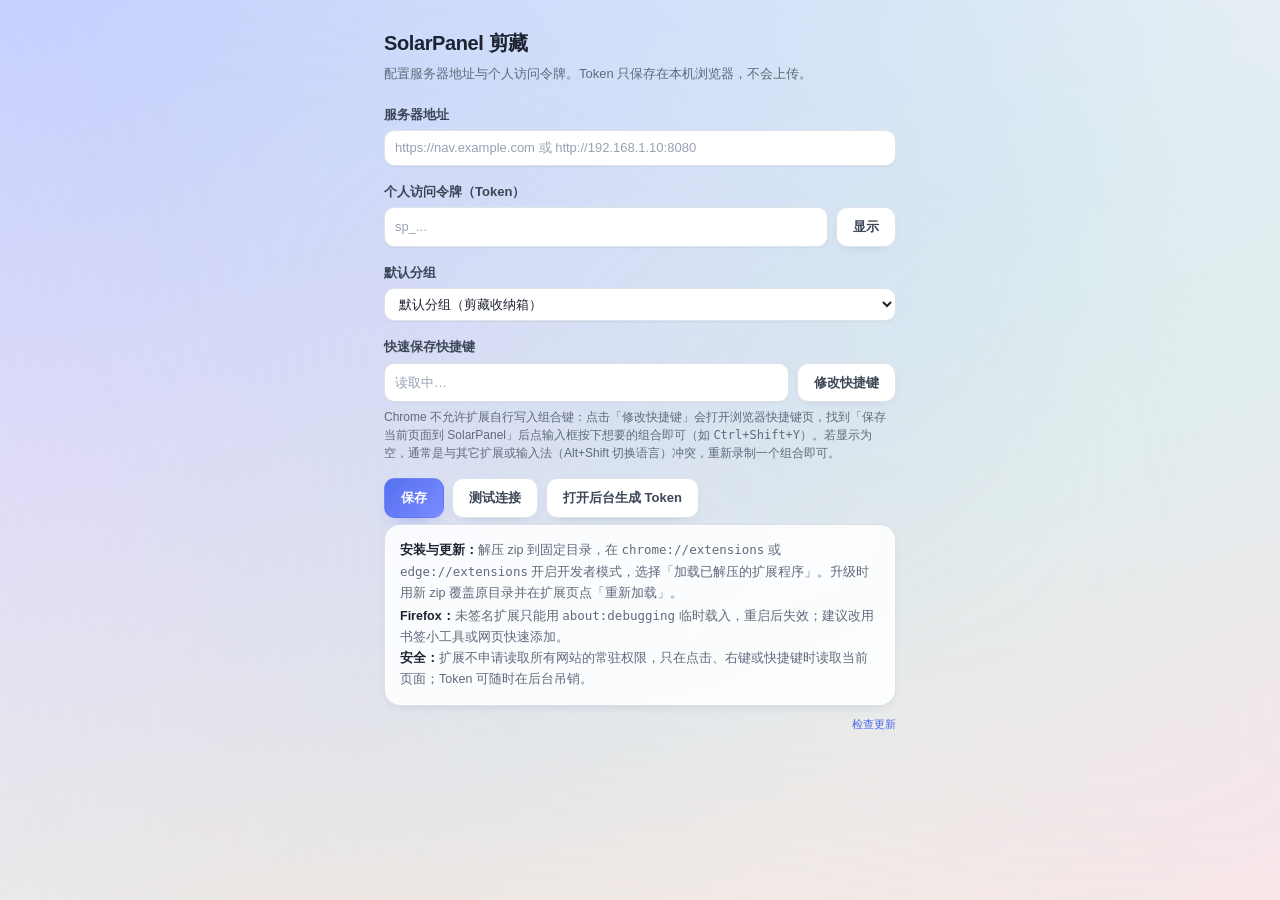
<file: clipper-extension/options.html>
<!DOCTYPE html>
<html lang="zh-CN">
<head>
<meta charset="utf-8">
<title>SolarPanel 剪藏 - 设置</title>
<link rel="stylesheet" href="popup.css">
<style>
  /* 复用 popup.css 的 liquid-glass 主题，仅覆盖整页宽度与字号 */
  body { width: auto; max-width: 560px; margin: 0 auto; padding: 28px 24px; font-size: 14px; }
</style>
</head>
<body>
<h1>SolarPanel 剪藏</h1>
<p class="sub">配置服务器地址与个人访问令牌。Token 只保存在本机浏览器，不会上传。</p>

<div class="row">
  <span>服务器地址</span>
  <input id="serverUrl" type="url" placeholder="https://nav.example.com 或 http://192.168.1.10:8080">
</div>
<div class="row">
  <span>个人访问令牌（Token）</span>
  <div class="inline">
    <input id="token" type="password" placeholder="sp_...">
    <button class="btn ghost" type="button" id="toggleToken">显示</button>
  </div>
</div>
<div class="row">
  <span>默认分组</span>
  <select id="defaultGroup"><option value="0">默认分组（剪藏收纳箱）</option></select>
</div>
<div class="row">
  <span>快速保存快捷键</span>
  <div class="inline">
    <input id="shortcutKey" type="text" readonly placeholder="读取中…">
    <button class="btn ghost" type="button" id="shortcutBtn">修改快捷键</button>
  </div>
  <p class="hint" style="margin:6px 0 0;font-size:12px">Chrome 不允许扩展自行写入组合键：点击「修改快捷键」会打开浏览器快捷键页，找到「保存当前页面到 SolarPanel」后点输入框按下想要的组合即可（如 <code>Ctrl+Shift+Y</code>）。若显示为空，通常是与其它扩展或输入法（Alt+Shift 切换语言）冲突，重新录制一个组合即可。</p>
</div>

<div class="inline" style="margin-bottom:6px">
  <button class="btn" type="button" id="saveBtn">保存</button>
  <button class="btn ghost" type="button" id="testBtn">测试连接</button>
  <button class="btn ghost" type="button" id="adminBtn">打开后台生成 Token</button>
</div>
<div id="status" class="status"></div>

<div class="note">
  <b>安装与更新：</b>解压 zip 到固定目录，在 <code>chrome://extensions</code> 或 <code>edge://extensions</code> 开启开发者模式，选择「加载已解压的扩展程序」。升级时用新 zip 覆盖原目录并在扩展页点「重新加载」。<br>
  <b>Firefox：</b>未签名扩展只能用 <code>about:debugging</code> 临时载入，重启后失效；建议改用书签小工具或网页快速添加。<br>
  <b>安全：</b>扩展不申请读取所有网站的常驻权限，只在点击、右键或快捷键时读取当前页面；Token 可随时在后台吊销。
</div>

<div class="foot">
  <span id="ver"></span>
  <a href="https://github.com/Ozero-top/SolarPanel-v3/releases" target="_blank" rel="noopener">检查更新</a>
</div>

<script src="options.js"></script>
</body>
</html>
</file>
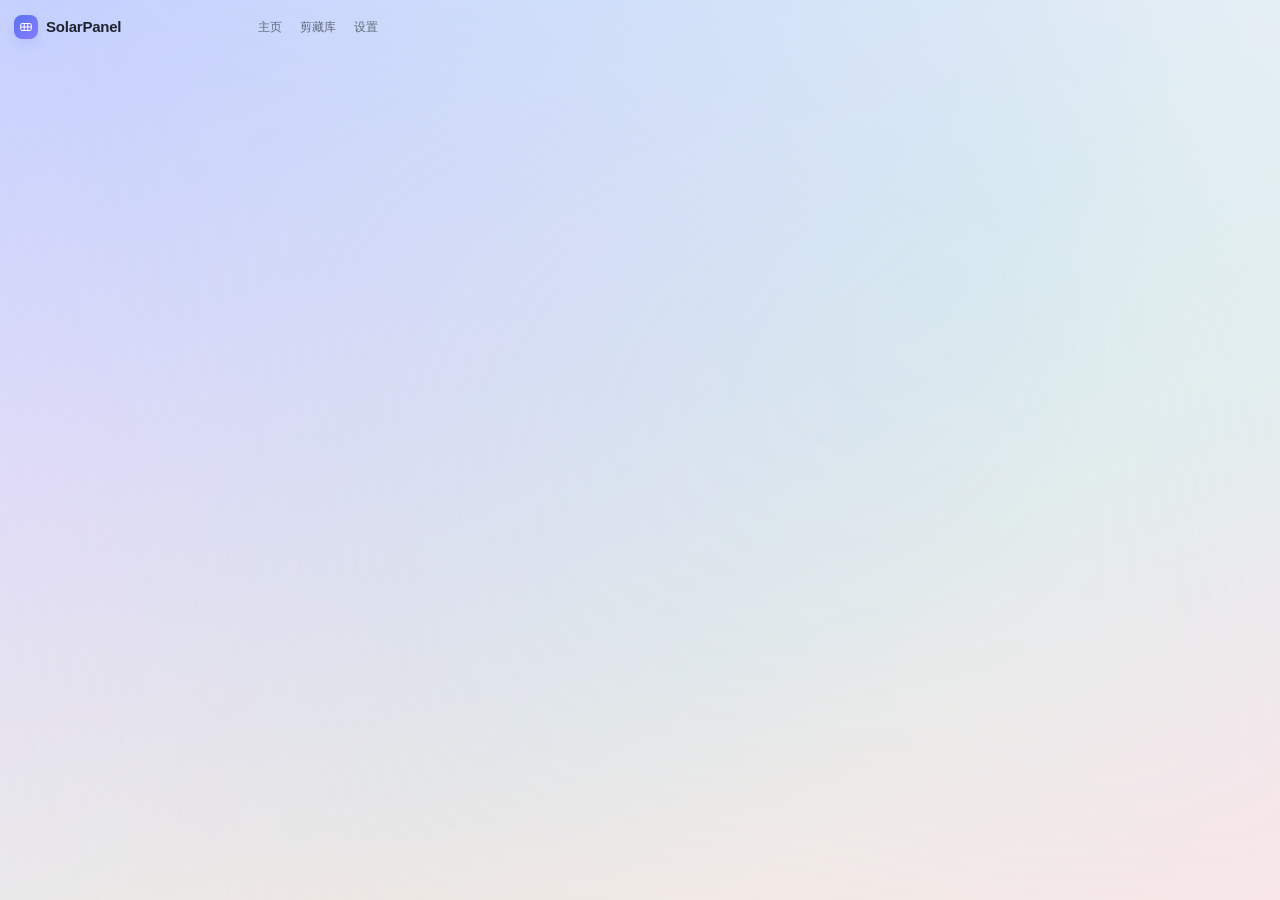
<file: clipper-extension/popup.html>
<!DOCTYPE html>
<html lang="zh-CN">
<head>
<meta charset="utf-8">
<title>保存到 SolarPanel</title>
<link rel="stylesheet" href="popup.css">
</head>
<body>
<div class="head">
  <span class="brand">
    <span class="logo" aria-hidden="true">
      <svg viewBox="0 0 24 24" fill="none" stroke="currentColor" stroke-width="1.7" stroke-linecap="round">
        <rect x="3" y="6" width="18" height="12" rx="2.4"/>
        <path d="M9 6v12M15 6v12M3 12h18"/>
      </svg>
    </span>
    SolarPanel
  </span>
  <div class="head-nav">
    <a id="openHome" class="nav-link" href="#" target="_blank" rel="noopener">主页</a>
    <a id="openClips" class="nav-link" href="#" target="_blank" rel="noopener">剪藏库</a>
    <a id="openOptions" class="nav-link" href="options.html" target="_blank">设置</a>
  </div>
</div>

<div id="setupView" class="hidden">
  <p class="hint">首次使用需要填写服务器地址与个人 Token。</p>
  <button id="setupBtn" class="btn">打开设置</button>
</div>

<div id="mainView" class="hidden">
  <div class="tabs" role="tablist">
    <button id="tabBtnSave" class="tab active" type="button" role="tab">保存当前页</button>
    <button id="tabBtnLib" class="tab" type="button" role="tab">最近剪藏</button>
  </div>

  <div id="tabSave" class="tab-pane">
    <div id="statusBar" class="status"></div>

    <div id="formFields" class="panel">
      <label class="field">
        <span>标题</span>
        <input id="fTitle" type="text" maxlength="200" placeholder="页面标题">
      </label>
      <div class="url" id="fUrl"></div>
      <div class="field-row">
        <label class="field">
          <span>分组</span>
          <select id="fGroup"></select>
        </label>
        <label class="field">
          <span>截图方式</span>
          <select id="fShotMode">
            <option value="full">整页（滚动拼接）</option>
            <option value="viewport">仅可视区</option>
            <option value="none">不截图</option>
          </select>
        </label>
      </div>
      <label class="field">
        <span>标签（可选）</span>
        <input id="fTags" type="text" maxlength="200" placeholder="技术, 设计">
      </label>
      <label class="field">
        <span>备注（可选）</span>
        <textarea id="fNote" rows="2" maxlength="500" placeholder="记录为什么保存它"></textarea>
      </label>
      <label class="check">
        <input id="fSnapshot" type="checkbox"> 同时保存正文快照
      </label>
    </div>

    <div id="dupBox" class="alert hidden">
      <span class="alert-text">该链接已存在。</span>
      <span class="alert-actions">
        <button id="updateShotBtn" type="button">更新已有卡片截图</button>
        <button id="forceBtn" type="button">仍要另存</button>
      </span>
    </div>

    <button id="saveBtn" class="btn save-btn" type="button">保存到 SolarPanel</button>

    <div id="doneBox" class="panel done hidden">
      <div class="actions">
        <a id="openRead" class="btn" href="#" target="_blank" rel="noopener">在剪藏库查看</a>
        <a id="openPage" class="btn ghost" href="#" target="_blank">打开原文</a>
      </div>
      <div class="actions">
        <button id="starBtn" class="btn ghost" type="button">☆ 收藏</button>
        <button id="readBtn" class="btn ghost" type="button">标记未读</button>
        <button id="refetchBtn" class="btn ghost" type="button">重新抓取正文</button>
        <button id="delSnapBtn" class="btn ghost" type="button">删除快照</button>
      </div>
      <div class="actions auto">
        <button id="retryShotBtn" class="btn ghost hidden" type="button">重试截图</button>
        <button id="undoBtn" class="btn ghost danger" type="button">撤销</button>
      </div>
    </div>
  </div>

  <div id="tabLib" class="tab-pane hidden">
    <section class="lib">
      <div class="lib-head">
        <span>最近剪藏</span>
        <a id="libAll" class="link" href="#" target="_blank" rel="noopener">全部 →</a>
      </div>
      <input id="libQ" class="lib-q" type="search" placeholder="搜索剪藏（标题 / 正文 / 标签）">
      <ul id="libList" class="lib-list"></ul>
    </section>
  </div>

  <div class="foot">
    <span class="kbd-tip" title="可在 chrome://extensions/shortcuts 查看或修改">快捷键 <kbd>Alt+Shift+S</kbd></span>
    <span id="ver"></span>
  </div>
  <details class="shortcut-tip">
    <summary>快捷键无响应？</summary>
    <p>与输入法冲突（如 Alt+Shift 切换语言）时，可在「设置 → 快捷键」改绑，例如 <code>Ctrl+Shift+Y</code>。</p>
  </details>
</div>

<script src="popup.js"></script>
</body>
</html>
</file>
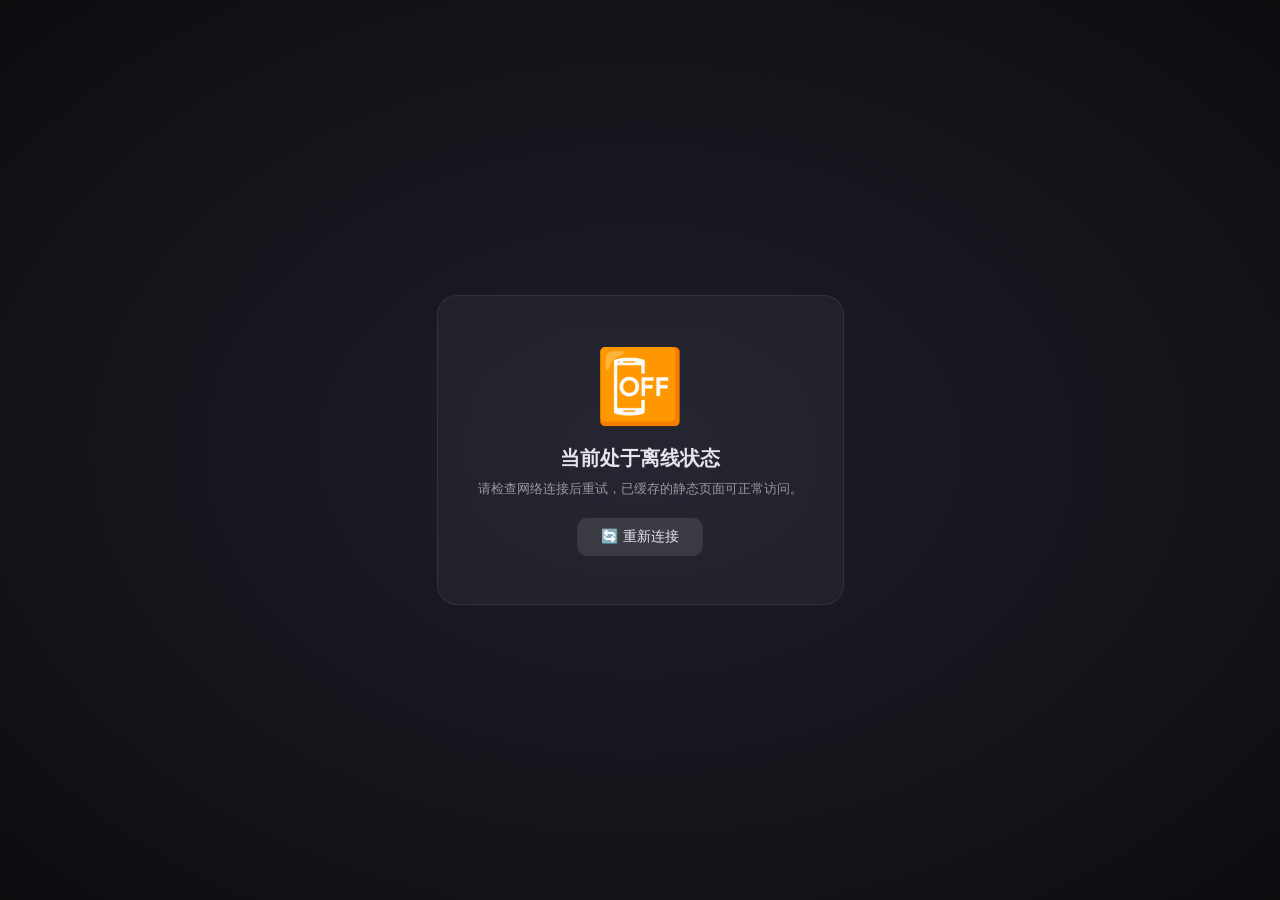
<file: frontend/offline.html>
<!DOCTYPE html>
<html lang="zh-CN" data-theme="dark">
<head>
  <meta charset="UTF-8">
  <meta name="viewport" content="width=device-width, initial-scale=1.0">
  <title>离线 - SolarPanel</title>
  <link rel="icon" href="favicon.ico?v=f2a9c41b">
  <link rel="stylesheet" href="assets/css/common.css">
  <style>
    body { min-height: 100vh; display:flex; align-items:center; justify-content:center; background: radial-gradient(ellipse at center, #1e1e2a, #0d0d10); color: #e4e4eb; font-family: system-ui, -apple-system, "Segoe UI", sans-serif; }
    .offline-box { text-align:center; padding:48px 40px; border-radius:20px; background: rgba(255,255,255,0.04); backdrop-filter: blur(14px); border: 1px solid rgba(255,255,255,0.08); }
    .offline-emoji { font-size: 72px; margin-bottom: 16px; }
    .offline-title { font-size: 20px; font-weight: 600; margin: 0 0 8px; }
    .offline-hint { font-size: 13px; color: #999; margin: 0 0 20px; }
    .offline-btn { display:inline-block; padding: 10px 24px; border-radius: 10px; background: rgba(255,255,255,0.1); color:#e4e4eb; text-decoration:none; font-size: 14px; }
    .offline-btn:hover { background: rgba(255,255,255,0.18); }
  </style>
</head>
<body>
  <div class="offline-box">
    <div class="offline-emoji">📴</div>
    <h1 class="offline-title">当前处于离线状态</h1>
    <p class="offline-hint">请检查网络连接后重试，已缓存的静态页面可正常访问。</p>
    <a class="offline-btn" href="./" onclick="event.preventDefault(); location.reload();">🔄 重新连接</a>
  </div>
  <script>
    window.addEventListener('online', () => location.reload());
  </script>
</body>
</html>
</file>
<file: clipper-extension/popup.css>
/* SolarPanel 剪藏扩展：liquid-glass 玻璃拟态 + 靛蓝主色 */
:root {
  --bg-grad: linear-gradient(155deg, #eef3ff 0%, #f8f2ff 34%, #ecfaf5 66%, #fff5ec 100%);
  --surface: rgba(255, 255, 255, 0.62);
  --surface-strong: rgba(255, 255, 255, 0.88);
  --text: #1d2330;
  --text-secondary: #3c4656;
  --muted: #5f6a7b;
  --line: rgba(37, 52, 110, 0.14);
  --line-strong: rgba(37, 52, 110, 0.24);
  --accent: #4b66e8;
  --accent-hover: #3c55d6;
  --accent-soft: rgba(75, 102, 232, 0.12);
  --ok: #1c9b73;
  --danger: #cf5349;
  --shadow-sm: 0 4px 14px -10px rgba(33, 48, 105, 0.4);
  --shadow: 0 16px 36px -24px rgba(33, 48, 105, 0.5);
  --ease: cubic-bezier(0.22, 0.9, 0.28, 1);
  color-scheme: light;
}
* { box-sizing: border-box; }
body {
  width: 400px;
  margin: 0;
  padding: 14px;
  background: var(--bg-grad);
  background-attachment: fixed;
  color: var(--text);
  font: 13px/1.5 -apple-system, BlinkMacSystemFont, "Segoe UI", "PingFang SC", "Microsoft YaHei", sans-serif;
  -webkit-font-smoothing: antialiased;
}
/* 站点同款柔光背景，固定定位保证滚动时不动 */
body::before {
  content: '';
  position: fixed;
  inset: -25%;
  z-index: -1;
  pointer-events: none;
  background:
    radial-gradient(circle at 18% 12%, rgba(150, 168, 255, 0.48), transparent 60%),
    radial-gradient(circle at 88% 80%, rgba(255, 209, 232, 0.42), transparent 62%),
    radial-gradient(circle at 68% 34%, rgba(167, 240, 228, 0.42), transparent 62%),
    radial-gradient(circle at 32% 92%, rgba(255, 217, 194, 0.4), transparent 60%);
  filter: blur(34px);
}
.hidden { display: none !important; }
::selection { background: var(--accent-soft); color: var(--text); }
::-webkit-scrollbar { width: 10px; height: 10px; }
::-webkit-scrollbar-thumb {
  background: rgba(79, 107, 237, 0.28);
  border: 3px solid transparent;
  border-radius: 999px;
  background-clip: padding-box;
}

/* ---------- 顶栏 ---------- */
.head {
  display: flex;
  align-items: center;
  justify-content: space-between;
  gap: 10px;
  margin-bottom: 12px;
}
.brand {
  display: inline-flex;
  align-items: center;
  gap: 8px;
  font-size: 15px;
  font-weight: 700;
  letter-spacing: -0.015em;
  color: var(--text);
}
.logo {
  display: grid;
  place-items: center;
  width: 24px;
  height: 24px;
  border-radius: 8px;
  color: #fff;
  background: linear-gradient(135deg, #5872f0, #8a7bff);
  box-shadow: 0 6px 16px -8px rgba(75, 102, 232, 0.9);
}
.logo svg { width: 14px; height: 14px; }
.head-nav { display: flex; align-items: center; gap: 2px; }
.nav-link {
  padding: 4px 8px;
  border-radius: 8px;
  color: var(--muted);
  font-size: 12px;
  text-decoration: none;
  transition: color 200ms var(--ease), background-color 200ms var(--ease);
}
.nav-link:hover { color: var(--accent); background: rgba(255, 255, 255, 0.7); }
.hint { color: var(--muted); margin: 8px 0 12px; font-size: 12.5px; }

/* ---------- 页签 ---------- */
.tabs {
  display: grid;
  grid-template-columns: 1fr 1fr;
  gap: 3px;
  padding: 3px;
  margin-bottom: 9px;
  border: 1px solid var(--line);
  border-radius: 12px;
  background: var(--surface);
  box-shadow: var(--shadow-sm);
  backdrop-filter: blur(16px) saturate(160%);
  -webkit-backdrop-filter: blur(16px) saturate(160%);
}
.tab {
  padding: 6px 0;
  border: 0;
  border-radius: 9px;
  background: transparent;
  color: var(--text-secondary);
  font: inherit;
  font-size: 12.5px;
  font-weight: 600;
  cursor: pointer;
  transition: background-color 200ms var(--ease), color 200ms var(--ease), box-shadow 200ms var(--ease);
}
.tab:hover { color: var(--accent); }
.tab.active {
  background: #fff;
  color: var(--accent);
  box-shadow: 0 4px 12px -8px rgba(33, 48, 105, 0.55), inset 0 0 0 1px var(--line);
}

/* ---------- 状态提示 ---------- */
.status {
  display: flex;
  align-items: center;
  gap: 6px;
  min-height: 18px;
  margin: 0 0 8px;
  font-size: 12px;
  color: var(--muted);
}
.status:empty { display: none; min-height: 0; margin: 0; }
.status::before {
  content: '';
  flex: none;
  width: 6px;
  height: 6px;
  border-radius: 50%;
  background: rgba(95, 106, 123, 0.6);
}
.status.ok { color: var(--ok); }
.status.ok::before { background: var(--ok); }
.status.err { color: var(--danger); }
.status.err::before { background: var(--danger); }

/* ---------- 表单卡片 ---------- */
.panel {
  display: flex;
  flex-direction: column;
  gap: 8px;
  padding: 11px;
  border: 1px solid var(--line);
  border-radius: 16px;
  background: var(--surface-strong);
  box-shadow: var(--shadow);
  backdrop-filter: blur(18px) saturate(160%);
  -webkit-backdrop-filter: blur(18px) saturate(160%);
}
.field { display: flex; flex-direction: column; gap: 4px; margin: 0; }
.field > span {
  font-size: 11.5px;
  font-weight: 600;
  letter-spacing: 0.02em;
  color: var(--text-secondary);
}
.field-row { display: grid; grid-template-columns: 1fr 1fr; gap: 8px; }
.field input, .field select, .field textarea, .row input, .row select, .lib-q {
  width: 100%;
  padding: 7px 10px;
  border: 1px solid var(--line);
  border-radius: 10px;
  background: #fff;
  color: var(--text);
  font: inherit;
  font-size: 13px;
  outline: none;
  box-shadow: 0 1px 2px rgba(33, 48, 105, 0.06);
  transition: border-color 180ms var(--ease), box-shadow 180ms var(--ease), background-color 180ms var(--ease);
}
.field input::placeholder, .field textarea::placeholder, .row input::placeholder,
.lib-q::placeholder { color: #97a1b2; }
.field input:hover, .field select:hover, .field textarea:hover, .row input:hover, .row select:hover, .lib-q:hover {
  border-color: var(--line-strong);
}
.field input:focus, .field select:focus, .field textarea:focus,
.row input:focus, .row select:focus, .lib-q:focus {
  border-color: rgba(75, 102, 232, 0.55);
  background: #fff;
  box-shadow: 0 0 0 3px var(--accent-soft);
}
.field textarea { resize: vertical; min-height: 48px; line-height: 1.55; }
.field select option, .row select option { background-color: #fff; color: var(--text); }
.url {
  display: block;
  padding: 5px 9px;
  border: 1px solid rgba(75, 102, 232, 0.14);
  border-radius: 9px;
  background: rgba(75, 102, 232, 0.07);
  font-size: 11.5px;
  color: var(--muted);
  white-space: nowrap;
  overflow: hidden;
  text-overflow: ellipsis;
}
.check {
  display: flex;
  align-items: center;
  gap: 8px;
  margin: 0;
  font-size: 12.5px;
  color: var(--text-secondary);
  cursor: pointer;
  user-select: none;
}
.check input { margin: 0; width: 14px; height: 14px; accent-color: var(--accent); }

/* ---------- 按钮 ---------- */
.btn {
  display: flex;
  align-items: center;
  justify-content: center;
  width: 100%;
  min-height: 36px;
  padding: 8px 12px;
  border: 1px solid transparent;
  border-radius: 11px;
  background: linear-gradient(135deg, #5470ef, #7b8bff);
  color: #fff;
  font: inherit;
  font-size: 13px;
  font-weight: 600;
  text-align: center;
  text-decoration: none;
  cursor: pointer;
  box-shadow: 0 10px 22px -14px rgba(75, 102, 232, 0.85);
  transition: transform 200ms var(--ease), box-shadow 200ms var(--ease), background 200ms var(--ease), color 200ms var(--ease);
}
.btn:hover {
  background: linear-gradient(135deg, #4460e2, #6d7eff);
  box-shadow: 0 12px 24px -12px rgba(75, 102, 232, 0.8);
  color: #fff;
}
.btn:active { transform: scale(0.985); box-shadow: inset 0 2px 6px rgba(33, 48, 105, 0.22); }
.btn:disabled { opacity: 0.5; cursor: default; transform: none; box-shadow: none; }
.btn.ghost {
  border-color: var(--line);
  background: #fff;
  color: var(--text-secondary);
  box-shadow: var(--shadow-sm);
}
.btn.ghost:hover {
  border-color: rgba(75, 102, 232, 0.32);
  background: #fff;
  color: var(--accent);
  transform: translateY(-1px);
}
.btn.ghost.danger { color: var(--danger); }
.btn.ghost.danger:hover { border-color: rgba(207, 83, 73, 0.4); color: var(--danger); }
.btn.on { border-color: rgba(75, 102, 232, 0.3); background: var(--accent-soft); color: var(--accent); }
.save-btn { margin-top: 9px; min-height: 38px; font-size: 13.5px; }

/* ---------- 重复提示 ---------- */
.alert {
  display: flex;
  align-items: center;
  flex-wrap: wrap;
  gap: 6px 10px;
  margin-top: 9px;
  padding: 9px 11px;
  border: 1px solid rgba(214, 138, 32, 0.28);
  border-radius: 12px;
  background: rgba(255, 232, 190, 0.62);
  color: #7a4a08;
  font-size: 12px;
}
.alert-text { font-weight: 600; }
.alert-actions { display: flex; gap: 12px; }
.alert button {
  padding: 0;
  border: 0;
  background: none;
  color: var(--accent);
  font: inherit;
  font-size: 12px;
  font-weight: 600;
  cursor: pointer;
  text-decoration: underline;
  text-underline-offset: 2px;
}
.alert button:hover { color: var(--accent-hover); }

/* ---------- 保存后操作区 ---------- */
.panel.done { gap: 8px; }
.actions { display: grid; grid-template-columns: 1fr 1fr; gap: 8px; }
/* 只有一个可见按钮时自动占满整行（隐藏的按钮不占位） */
.actions.auto { grid-template-columns: repeat(auto-fit, minmax(0, 1fr)); }

/* ---------- 底部 ---------- */
.foot {
  display: flex;
  align-items: center;
  justify-content: space-between;
  margin-top: 10px;
  font-size: 11px;
  color: var(--muted);
}
.foot a { color: var(--accent); text-decoration: none; }
.foot a:hover { text-decoration: underline; }
kbd {
  padding: 1px 5px;
  border: 1px solid var(--line);
  border-radius: 5px;
  background: rgba(255, 255, 255, 0.9);
  color: var(--text-secondary);
  font: inherit;
  font-size: 10.5px;
}
.shortcut-tip { margin: 6px 0 0; font-size: 11px; line-height: 1.6; color: var(--muted); }
.shortcut-tip > summary { cursor: pointer; list-style: none; }
.shortcut-tip > summary::-webkit-details-marker { display: none; }
.shortcut-tip > summary::before { content: '▸ '; color: var(--accent); }
.shortcut-tip[open] > summary::before { content: '▾ '; }
.shortcut-tip p { margin: 4px 0 0; }
.shortcut-tip code { color: var(--text); background: rgba(79, 107, 237, 0.12); padding: 0 5px; border-radius: 5px; }

/* ---------- 最近剪藏 / 搜索 ---------- */
.lib {
  display: flex;
  flex-direction: column;
  gap: 8px;
  padding: 11px;
  border: 1px solid var(--line);
  border-radius: 16px;
  background: var(--surface-strong);
  box-shadow: var(--shadow);
  backdrop-filter: blur(18px) saturate(160%);
  -webkit-backdrop-filter: blur(18px) saturate(160%);
}
.lib-head {
  display: flex;
  align-items: center;
  justify-content: space-between;
  font-size: 12.5px;
  font-weight: 600;
  color: var(--text-secondary);
}
.link {
  padding: 3px 9px;
  border: 1px solid var(--line);
  border-radius: 999px;
  background: rgba(255, 255, 255, 0.9);
  color: var(--muted);
  font-size: 11.5px;
  font-weight: 500;
  text-decoration: none;
  transition: color 200ms var(--ease), border-color 200ms var(--ease);
}
.link:hover { color: var(--accent); border-color: rgba(75, 102, 232, 0.32); }
.lib-q { padding: 7px 10px; }
.lib-list {
  list-style: none;
  display: flex;
  flex-direction: column;
  gap: 6px;
  max-height: 248px;
  margin: 0;
  padding: 0 2px 0 0;
  overflow-y: auto;
}
.lib-item {
  display: block;
  width: 100%;
  padding: 7px 9px;
  border: 1px solid var(--line);
  border-radius: 10px;
  background: #fff;
  color: var(--text);
  font: inherit;
  text-align: left;
  cursor: pointer;
  box-shadow: var(--shadow-sm);
  transition: border-color 200ms var(--ease), transform 200ms var(--ease);
}
.lib-item:hover { border-color: rgba(75, 102, 232, 0.32); transform: translateY(-1px); }
.lib-title {
  display: -webkit-box;
  -webkit-line-clamp: 1;
  -webkit-box-orient: vertical;
  font-size: 12.5px;
  font-weight: 600;
  overflow: hidden;
  text-overflow: ellipsis;
}
.lib-meta { display: flex; gap: 6px; align-items: center; margin-top: 2px; font-size: 11px; color: var(--muted); }
.lib-empty { padding: 14px 0; font-size: 12px; color: var(--muted); text-align: center; }

/* ---------- 设置页（options.html 复用同一套变量） ---------- */
h1 { margin: 0 0 6px; font-size: 20px; letter-spacing: -0.02em; }
.sub { margin: 0 0 20px; color: var(--muted); font-size: 13px; line-height: 1.6; }
.row { margin-bottom: 16px; }
.row > span { display: block; margin-bottom: 6px; font-size: 13px; font-weight: 600; color: var(--text-secondary); }
.inline { display: flex; gap: 8px; }
.inline .btn { width: auto; padding: 9px 16px; white-space: nowrap; }
.note {
  padding: 14px 15px;
  border: 1px solid var(--line);
  border-radius: 16px;
  background: var(--surface-strong);
  color: var(--muted);
  font-size: 12.5px;
  line-height: 1.7;
  box-shadow: var(--shadow-sm);
  backdrop-filter: blur(18px) saturate(170%);
  -webkit-backdrop-filter: blur(18px) saturate(170%);
}
.note b { color: var(--text); }
code { font-family: ui-monospace, Consolas, monospace; }
:focus-visible { outline: 2px solid var(--accent); outline-offset: 2px; }
</file>
<file: frontend/assets/css/common.css>
/* ============================================================
   Soft UI（新拟物）公共样式：主题变量 / 浮雕表面 / 胶囊按钮
   内外双阴影形成浮雕；Hover 加深上浮，Active 反转下沉
   动效 180ms 柔和曲线
   ============================================================ */
:root,
:root[data-theme='light'] {
  color-scheme: light; /* 原生控件（select 弹窗/滚动条/日期选择）跟随浅色 */
  --bg-grad: linear-gradient(160deg, #eef0f8 0%, #e6eaf6 45%, #dce1f1 100%);
  --surface: #e8ecf6;
  --surface-2: #edf0f8;
  --text: #3b4354;
  --text-muted: #646b78;
  --accent: #5c7cfa;
  --on-accent: #0c0d10;
  --accent-soft: rgba(92, 124, 250, 0.16);
  --accent-hover: #4a6bf0;
  --danger: #e05d5d;
  --on-danger: #0c0d10;
  --success: #3fa981;
  --on-success: #0c0d10;
  --edge: rgba(255, 255, 255, 0.62);
  --edge-weak: rgba(59, 67, 84, 0.08);
  --overlay: rgba(60, 70, 90, 0.35);
  /* Cloud Float: 阴影带 accent 紫灰 tint，避免脏灰硬影 */
  --sh-dark: rgba(148, 156, 200, 0.5);
  --sh-light: rgba(255, 255, 255, 0.92);
  --accent-glow: rgba(92, 124, 250, 0.32);
  --raised-sm: 2px 2px 5px rgba(148, 156, 200, 0.42), 5px 5px 12px rgba(148, 156, 200, 0.3),
    -2px -2px 5px rgba(255, 255, 255, 1), -5px -5px 12px rgba(255, 255, 255, 0.82),
    inset 0 1px 0 rgba(255, 255, 255, 0.85);
  --raised: 4px 4px 9px rgba(148, 156, 200, 0.38), 10px 10px 24px rgba(148, 156, 200, 0.32),
    -4px -4px 9px rgba(255, 255, 255, 1), -10px -10px 24px rgba(255, 255, 255, 0.85),
    inset 0 1px 0 rgba(255, 255, 255, 0.9);
  --raised-lg: 6px 6px 14px rgba(148, 156, 200, 0.34), 18px 18px 40px rgba(148, 156, 200, 0.3),
    -6px -6px 14px rgba(255, 255, 255, 1), -18px -18px 40px rgba(255, 255, 255, 0.9),
    inset 0 1px 0 rgba(255, 255, 255, 0.95);
  --pressed-sm: inset 1px 1px 3px rgba(148, 156, 200, 0.5), inset 3px 3px 9px rgba(148, 156, 200, 0.32),
    inset -1px -1px 3px rgba(255, 255, 255, 0.95), inset -3px -3px 9px rgba(255, 255, 255, 0.7);
  --inset: inset 2px 2px 5px rgba(148, 156, 200, 0.45), inset 5px 5px 12px rgba(148, 156, 200, 0.28),
    inset -2px -2px 5px rgba(255, 255, 255, 0.95), inset -5px -5px 12px rgba(255, 255, 255, 0.65);
  --hover-bg: rgba(92, 124, 250, 0.08);
  --scroll-thumb: rgba(148, 156, 200, 0.58);
  /* Friendly Viscosity: 260ms + ease-in-out，软糯不拖沓 */
  --tr: 260ms;
  --ease: ease-in-out;
  /* —— 布局间距 tokens（admin 后台共享） —— */
  --panel-padding: 22px 24px;
  --header-padding: 12px 22px;
  --tabs-padding: 6px;
  --tab-padding: 8px 20px;
  --gap-header: 12px;
  --gap-panel-head: 12px;
  --gap-tabs: 6px;
  --section-margin: 20px;
  --subsection-margin: 16px;
  --page-bottom: 60px;
}

:root[data-theme='dark'] {
  color-scheme: dark; /* 原生控件（select 弹窗/滚动条/日期选择）跟随深色 */
  --bg-grad: linear-gradient(160deg, #2f3441 0%, #282d39 45%, #222734 100%);
  --surface: #2a2f3c;
  --surface-2: #2e3340;
  --text: #d6dbe6;
  --text-muted: #8f98ab;
  --accent: #7189ff;
  --on-accent: #0c0d10;
  --accent-soft: rgba(113, 137, 255, 0.16);
  --accent-hover: #869bff;
  --danger: #ef7068;
  --on-danger: #0c0d10;
  --success: #52bd92;
  --on-success: #0c0d10;
  --edge: rgba(255, 255, 255, 0.055);
  --edge-weak: rgba(255, 255, 255, 0.06);
  --overlay: rgba(0, 0, 0, 0.55);
  --sh-dark: rgba(0, 0, 0, 0.5);
  --sh-light: rgba(140, 160, 255, 0.055);
  --accent-glow: rgba(113, 137, 255, 0.28);
  --raised-sm: 2px 2px 5px rgba(0, 0, 0, 0.5), 5px 5px 12px rgba(0, 0, 0, 0.32),
    -2px -2px 5px rgba(255, 255, 255, 0.055), -5px -5px 12px rgba(255, 255, 255, 0.028),
    inset 0 1px 0 rgba(255, 255, 255, 0.05);
  --raised: 4px 4px 9px rgba(0, 0, 0, 0.45), 10px 10px 24px rgba(0, 0, 0, 0.35),
    -4px -4px 9px rgba(255, 255, 255, 0.055), -10px -10px 24px rgba(255, 255, 255, 0.03),
    inset 0 1px 0 rgba(255, 255, 255, 0.06);
  --raised-lg: 6px 6px 14px rgba(0, 0, 0, 0.45), 18px 18px 40px rgba(0, 0, 0, 0.4),
    -6px -6px 14px rgba(255, 255, 255, 0.05), -18px -18px 40px rgba(255, 255, 255, 0.03),
    inset 0 1px 0 rgba(255, 255, 255, 0.06);
  --pressed-sm: inset 1px 1px 3px rgba(0, 0, 0, 0.55), inset 3px 3px 9px rgba(0, 0, 0, 0.35),
    inset -1px -1px 3px rgba(255, 255, 255, 0.05), inset -3px -3px 9px rgba(255, 255, 255, 0.02);
  --inset: inset 2px 2px 5px rgba(0, 0, 0, 0.5), inset 5px 5px 12px rgba(0, 0, 0, 0.3),
    inset -2px -2px 5px rgba(255, 255, 255, 0.05), inset -5px -5px 12px rgba(255, 255, 255, 0.02);
  --hover-bg: rgba(113, 137, 255, 0.12);
  --scroll-thumb: rgba(0, 0, 0, 0.45);
  --tr: 260ms;
  --ease: ease-in-out;
  /* —— 布局间距 tokens（admin 后台共享） —— */
  --panel-padding: 22px 24px;
  --header-padding: 12px 22px;
  --tabs-padding: 6px;
  --tab-padding: 8px 20px;
  --gap-header: 12px;
  --gap-panel-head: 12px;
  --gap-tabs: 6px;
  --section-margin: 20px;
  --subsection-margin: 16px;
  --page-bottom: 60px;
}

* {
  box-sizing: border-box;
}

html,
body {
  margin: 0;
  padding: 0;
}

body {
  font-family: var(--page-font, -apple-system, BlinkMacSystemFont, 'Segoe UI', 'PingFang SC',
    'Hiragino Sans GB', 'Microsoft YaHei', 'Noto Sans SC', sans-serif);
  color: var(--text);
  background: var(--surface) var(--bg-grad);
  background-attachment: fixed;
  min-height: 100vh;
  -webkit-font-smoothing: antialiased;
}

a {
  color: var(--accent);
  text-decoration: none;
  transition: color var(--tr) var(--ease);
}
a:hover {
  text-decoration: underline;
}

/* Halo Focus: 大半径低不透明度 ring + 柔光阴影，不依赖硬边框 */
:focus-visible {
  outline: none;
  border-radius: 12px;
  box-shadow: 0 0 0 3px var(--accent-soft), 0 0 14px var(--accent-glow);
}

/* ---------- 浮雕表面（柔和卡片） ---------- */
.glass {
  background: var(--surface);
  border: 1px solid var(--edge);
  border-radius: 24px;
  box-shadow: var(--raised);
  transition: box-shadow var(--tr) var(--ease), transform var(--tr) var(--ease);
}
.glass:hover {
  transform: translateY(-2px);
  box-shadow: var(--raised-lg), 0 0 18px var(--accent-glow);
}
.glass-strong {
  background: var(--surface-2);
  border: 1px solid var(--edge);
  border-radius: 26px;
  box-shadow: var(--raised-lg);
  transition: box-shadow var(--tr) var(--ease), transform var(--tr) var(--ease);
}
.glass-strong:hover {
  transform: translateY(-2px);
  box-shadow: var(--raised-lg), 0 0 22px var(--accent-glow);
}

/* ---------- 胶囊按钮 ---------- */
.btn {
  display: inline-flex;
  align-items: center;
  justify-content: center;
  gap: 6px;
  padding: 8px 18px;
  font-size: 14px;
  line-height: 1.45;
  border-radius: 999px;
  border: 1px solid var(--edge);
  background: var(--surface);
  color: var(--text);
  cursor: pointer;
  user-select: none;
  text-decoration: none !important;
  box-shadow: var(--raised-sm);
  transition: box-shadow var(--tr) var(--ease), transform var(--tr) var(--ease),
    color var(--tr) var(--ease), background var(--tr) var(--ease);
}
/* Cloud Float: hover 上浮 + 阴影扩散带彩色光晕，Pillow Press: active 按入枕面 */
.btn:hover {
  color: var(--accent);
  transform: translateY(-2px);
  box-shadow: var(--raised), 0 0 16px var(--accent-glow);
}
.btn:active {
  transform: translateY(0) scale(0.98);
  box-shadow: var(--pressed-sm);
}
.btn-primary {
  background: var(--accent);
  border-color: transparent;
  color: var(--on-accent, #fff);
  box-shadow: 2px 2px 5px var(--sh-dark), 6px 6px 16px var(--accent-glow),
    inset 0 1px 0 rgba(255, 255, 255, 0.28);
}
.btn-primary:hover {
  background: var(--accent-hover);
  color: var(--on-accent, #fff);
  transform: translateY(-2px);
  box-shadow: 3px 3px 7px var(--sh-dark), 10px 10px 24px var(--accent-glow),
    0 0 18px var(--accent-glow),
    inset 0 1px 0 rgba(255, 255, 255, 0.32);
}
.btn-primary:active {
  transform: translateY(1px) scale(0.98);
  box-shadow: 1px 1px 3px var(--sh-dark), 3px 3px 10px var(--accent-glow),
    inset 0 1px 0 rgba(255, 255, 255, 0.15);
}
.btn-danger {
  color: var(--danger);
}
.btn-danger:hover {
  background: var(--danger);
  border-color: transparent;
  color: var(--on-danger, #fff);
}
.btn-sm {
  padding: 4px 12px;
  font-size: 12px;
}
.btn[disabled] {
  opacity: 0.5;
  pointer-events: none;
}

/* ---------- 表单（内凹模具） ---------- */
.form-item {
  margin-bottom: 14px;
}
.form-item > label {
  display: block;
  font-size: 13px;
  color: var(--text-muted);
  margin-bottom: 6px;
}
.input,
.select,
.textarea {
  width: 100%;
  padding: 9px 14px;
  font-size: 14px;
  font-family: inherit;
  color: var(--text);
  background: var(--surface);
  border: 1px solid transparent;
  border-radius: 14px;
  outline: none;
  box-shadow: var(--inset);
  transition: border-color var(--tr) var(--ease), box-shadow var(--tr) var(--ease);
}
/* Halo Focus: 大半径低不透明度 ring + 柔光阴影 */
.input:focus,
.select:focus,
.textarea:focus {
  border-color: var(--accent-soft);
  box-shadow: 0 0 0 3px var(--accent-soft), 0 0 14px var(--accent-glow);
}
/* 下拉选项背景跟随主题（Chrome/Edge 原生 select 弹窗不读 CSS 变量，必须硬编码） */
.select option {
  /* 默认兜底 = soft/light */
  background: #e8ecf6;
  color: #3b4354;
}
:root[data-theme='dark'] .select option {
  /* soft/dark */
  background: #2a2f3c;
  color: #d6dbe6;
}
:root[data-style='blueprint'][data-theme='light'] .select option {
  background: #f7f9fb;
  color: #1e3a5f;
}
/* blueprint/dark 由 themes.css extra_css 覆盖：background:#142840 color:#ffffff */
:root[data-style='soft-utility'][data-theme='light'] .select option {
  background: #ffffff;
  color: #1f2b27;
}
:root[data-style='soft-utility'][data-theme='dark'] .select option {
  background: #1f2a27;
  color: #e7efeb;
}
:root[data-style='aurora'][data-theme='light'] .select option {
  background: #ffffff;
  color: #172033;
}
:root[data-style='aurora'][data-theme='dark'] .select option {
  background: #12192a;
  color: #e9efff;
}
:root[data-style='iris'][data-theme='light'] .select option {
  background: #e9eef3;
  color: #0a1118;
}
:root[data-style='iris'][data-theme='dark'] .select option {
  background: #0b0f16;
  color: #e9eef5;
}
:root[data-style='retro-vintage'][data-theme='light'] .select option {
  background: #f5e6d3;
  color: #5c2e0a;
}
:root[data-style='retro-vintage'][data-theme='dark'] .select option {
  background: #2a2018;
  color: #ecd9c0;
}
:root[data-style='corporate-clean'][data-theme='light'] .select option {
  background: #ffffff;
  color: #0f172a;
}
:root[data-style='corporate-clean'][data-theme='dark'] .select option {
  background: #111c30;
  color: #e8eef8;
}
:root[data-style='liquid-glass'][data-theme='light'] .select option,
:root[data-style='liquid-glass'][data-theme='dark'] .select option {
  background: #ffffff;
  color: #202733;
}
:root[data-style='neo-brutalist'][data-theme='light'] .select option {
  background: #ffffff;
  color: #000000;
}
:root[data-style='neo-brutalist'][data-theme='dark'] .select option {
  background: #151515;
  color: #f5f5f5;
}

.input::placeholder,
.textarea::placeholder {
  color: var(--text-muted);
  opacity: 0.7;
}
.textarea {
  resize: vertical;
  min-height: 72px;
}
.form-row {
  display: flex;
  gap: 10px;
}
.form-row > .form-item {
  flex: 1;
}

/* ---------- 设置项并列齐平：多列时标签等高，控件从同一条基线开始 ---------- */
.form-row.aligned > .form-item { min-width: 0; }
.form-row.aligned > .form-item > label,
.form-row.aligned > .form-item > .form-row > .form-item > label {
  display: flex;
  align-items: center;
  min-height: 36px;
}
.form-row.aligned .select,
.form-row.aligned .input { min-width: 0; }
/* 分组标题 + 独立保存按钮 */
.sub-group-head {
  display: flex;
  align-items: center;
  gap: 12px;
  margin: 18px 0 10px;
}
.sub-group-head > .sub-group-title {
  flex: 1;
  min-width: 0;
  margin: 0;
}
.font-cols .sub-group-head { margin-top: 0; }
/* 卡片管理表格：地址收窄、描述放宽，列间距略收紧 */
#tab-items .table th,
#tab-items .table td {
  padding: 9px 8px;
}
/* 标题列：收窄到 140px，单行省略，悬浮显示完整标题 */
.item-title {
  max-width: 140px;
}
.item-title > div {
  overflow: hidden;
  text-overflow: ellipsis;
  white-space: nowrap;
}
/* 地址列：单行省略，悬浮显示完整链接 */
.item-url {
  max-width: 170px;
  overflow: hidden;
  text-overflow: ellipsis;
  white-space: nowrap;
  color: var(--text-muted);
}
/* 描述列：占用剩余宽度，最多两行，悬浮显示全文 */
.item-desc {
  color: var(--text-muted);
  max-width: 100%;
  display: -webkit-box;
  -webkit-line-clamp: 2;
  /* 标准属性：与私有属性并列，供新内核直接识别 */
  line-clamp: 2;
  -webkit-box-orient: vertical;
  overflow: hidden;
}
.font-cols > .form-item > .form-row { margin-bottom: 6px; }
/* 时钟与天气三列：标签内联说明可折行，统一标签高度保证控件齐平 */
.form-row.aligned.cw-cols > .form-item > label {
  min-height: 42px;
  align-items: flex-start;
}
/* 壁纸设置双列：两列标签等高；半宽容器内预览图与输入行允许换行 */
.form-row.aligned.wp-cols > .form-item > label {
  min-height: 42px;
  align-items: flex-start;
}
.wp-cols .wallpaper-pick { flex-wrap: wrap; }
/* 基本信息四列：长标签折行时，统一标签高度保证控件齐平 */
.form-row.aligned.basic-cols > .form-item > label {
  min-height: 42px;
  align-items: flex-start;
}
/* 备案信息六列：桌面一行六项，标签等高；窄屏逐级换行 */
.form-row.aligned.cols-6 > .form-item > label {
  min-height: 42px;
  align-items: flex-start;
}

@media (max-width: 1440px) {
  .form-row.cols-6 { flex-wrap: wrap; }
  .form-row.cols-6 > .form-item { flex: 1 1 calc(33.333% - 10px); }
}
@media (max-width: 1180px) {
  .form-row.cols-5,
  .form-row.cols-3 { flex-wrap: wrap; }
  .form-row.cols-5 > .form-item { flex: 1 1 calc(33.333% - 10px); }
  .form-row.cols-3 > .form-item { flex: 1 1 calc(50% - 10px); }
}
@media (max-width: 900px) {
  .form-row.cols-4,
  .form-row.cols-2 { flex-wrap: wrap; }
  .form-row.cols-4 > .form-item,
  .form-row.cols-2 > .form-item { flex: 1 1 calc(50% - 10px); }
  .form-row.cols-6 > .form-item { flex: 1 1 calc(50% - 10px); }
  /* 时钟与天气嵌在半宽列内，三列各约 150px 会让「显示（与时间横向并排）」被截断，窄屏改单列 */
  .form-row.aligned.cols-3.cw-cols > .form-item { flex: 1 1 100%; }
  /* 壁纸双列在半宽列内容不下「预览图 + 地址输入 + 3 个按钮」，窄屏改为上下两组 */
  .form-row.aligned.wp-cols > .form-item { flex: 1 1 100%; }
}
@media (max-width: 560px) {
  .form-row.cols-4 > .form-item,
  .form-row.cols-5 > .form-item,
  .form-row.cols-6 > .form-item,
  .form-row.cols-3 > .form-item,
  .form-row.cols-2 > .form-item { flex: 1 1 100%; }
}
.form-hint {
  font-size: 12px;
  color: var(--text-muted);
  margin-top: 4px;
}

input[type='radio'],
input[type='checkbox'] {
  accent-color: var(--accent);
}

/* ---------- 表格 ---------- */
.table {
  width: 100%;
  border-collapse: collapse;
  font-size: 14px;
}
.table th,
.table td {
  text-align: left;
  padding: 10px 12px;
  border-bottom: 1px solid var(--edge-weak);
}
.table th {
  color: var(--text-muted);
  font-weight: 600;
  font-size: 13px;
  white-space: nowrap;
}
.table tbody tr {
  transition: background var(--tr) var(--ease);
}
.table tbody tr:hover td {
  background: var(--hover-bg);
}
.table .actions {
  white-space: nowrap;
  display: flex;
  gap: 6px;
}

/* ---------- 弹窗 ---------- */
.modal {
  display: none;
  position: fixed;
  inset: 0;
  z-index: 200;
  background: var(--overlay);
  -webkit-backdrop-filter: blur(4px);
  backdrop-filter: blur(4px);
  align-items: center;
  justify-content: center;
  padding: 24px;
}
.modal.show {
  display: flex;
}
.modal-box {
  width: 100%;
  max-width: 560px;
  max-height: 86vh;
  overflow-y: auto;
  /* flex 居中下内容超高时顶部会被裁切，margin:auto 保证始终完整居中可滚 */
  margin: auto;
  padding: 24px;
  animation: modalIn 200ms var(--ease);
}
@keyframes modalIn {
  from {
    opacity: 0;
    transform: translateY(14px) scale(0.98);
  }
  to {
    opacity: 1;
    transform: none;
  }
}
.modal-head {
  display: flex;
  align-items: center;
  justify-content: space-between;
  margin-bottom: 16px;
}
.modal-head h3 {
  margin: 0;
  font-size: 17px;
}
/* 弹窗内按钮禁止中文换行，保证前后台编辑卡片布局一致 */
.modal .btn {
  white-space: nowrap;
}
.modal-foot {
  display: flex;
  justify-content: flex-end;
  gap: 10px;
  margin-top: 18px;
  flex-wrap: wrap;
}
.modal-foot .btn {
  flex-shrink: 0;
  white-space: nowrap;
}

/* ---------- 文字图标 grid 基座（三页共享：主页/后台/登录均加载 common.css） ---------- */
.icon-grid-cn {
  display: grid;
  grid-template-columns: 1fr 1fr;
  grid-template-rows: 1fr 1fr;
  gap: 0;
}
.icon-wrap-en {
  display: grid;
  grid-template-columns: 1fr 1fr 1fr 1fr;
  gap: 0;
}
/* 英文 1~2 个字母：单行居中 */
.icon-wrap-en-short {
  display: flex;
  align-items: center;
  justify-content: center;
  gap: 0;
  line-height: 1;
}
.icon-grid-cn .child-text,
.icon-wrap-en .child-text,
.icon-wrap-en-short .child-text {
  display: flex;
  align-items: center;
  justify-content: center;
  line-height: 1;
}

/* ---------- 轻提示（胶囊） ---------- */
.toast {
  position: fixed;
  top: 24px;
  left: 50%;
  transform: translateX(-50%) translateY(-80px);
  z-index: 999;
  padding: 11px 22px;
  border-radius: 999px;
  font-size: 14px;
  color: var(--text);
  background: var(--surface-2);
  border: 1px solid var(--edge);
  box-shadow: var(--raised);
  opacity: 0;
  transition: all 200ms var(--ease);
  max-width: 80vw;
}
.toast.show {
  opacity: 1;
  transform: translateX(-50%) translateY(0);
}
/* 状态色优先于主题的 .toast 外观覆盖（主题规则同为 .toast 特异度，靠 body 提升一级） */
body .toast.error {
  background: var(--danger);
  border-color: transparent;
  color: var(--on-danger, #fff);
}
body .toast.success {
  background: var(--success);
  border-color: transparent;
  color: var(--on-success, #fff);
}

/* ---------- 滚动条 ---------- */
::-webkit-scrollbar {
  width: 16px;
  height: 16px;
}
::-webkit-scrollbar-thumb {
  background: var(--scroll-thumb);
  border-radius: 999px;
}
::-webkit-scrollbar-track {
  background: transparent;
}

/* ============================================================
   启动加载屏（Loading Screen）· 方案「信号灯堆叠」
   HTML 首帧即在 groupsWrap 内；数据就绪后由 clearGroupContent() 淡出移除。
   三根细横条依次点亮 + 一行字距拉开的提示语，最克制、弱网久等也不烦；
   只用主题变量（--accent / --accent-soft / --accent-glow / --text-muted），明暗自适应。
   ============================================================ */
.boot-loader {
  position: fixed;
  inset: 0;
  display: flex;
  align-items: center;
  justify-content: center;
  z-index: 1;
  pointer-events: none;      /* 加载期间不拦截任何点击 */
  opacity: 0;
  /* 220ms 后才出现：数据更快返回就完全不显示，避免一闪而过 */
  animation: boot-fadein .18s ease-out .22s forwards;
}
@keyframes boot-fadein {
  from { opacity: 0; }
  to   { opacity: 1; }
}

.boot-beacon {
  display: flex;
  flex-direction: column;
  align-items: center;
  gap: 13px;
}
.boot-beacon .bars {
  display: flex;
  gap: 7px;
}
.boot-beacon .bars i {
  width: 44px;
  height: 3px;
  border-radius: 2px;
  background: var(--accent-soft);
  animation: boot-bar 1.5s ease-in-out infinite;
}
.boot-beacon .bars i:nth-child(2) { animation-delay: .18s; }
.boot-beacon .bars i:nth-child(3) { animation-delay: .36s; }
.boot-beacon span {
  font-size: 10.5px;
  letter-spacing: .26em;
  color: var(--text-muted);
}
@keyframes boot-bar {
  0%, 100% { background: var(--accent-soft); box-shadow: none; }
  35%      { background: var(--accent); box-shadow: 0 0 12px var(--accent-glow); }
}

/* 弱动效偏好：不循环，但仍要可见（否则加载期间是一片空壁纸） */
@media (prefers-reduced-motion: reduce) {
  .boot-loader {
    opacity: 1;
    animation: none;
  }
  .boot-beacon .bars i {
    animation: none;
    background: var(--accent);
    opacity: .55;
  }
}

/* 数据就绪后的淡出（dismissBootLoader() 添加此类，220ms 后移除节点） */
.boot-loader.boot-fadeout { animation: boot-fadeout .2s ease-out forwards; }
@keyframes boot-fadeout {
  from { opacity: 1; }
  to   { opacity: 0; }
}
</file>
